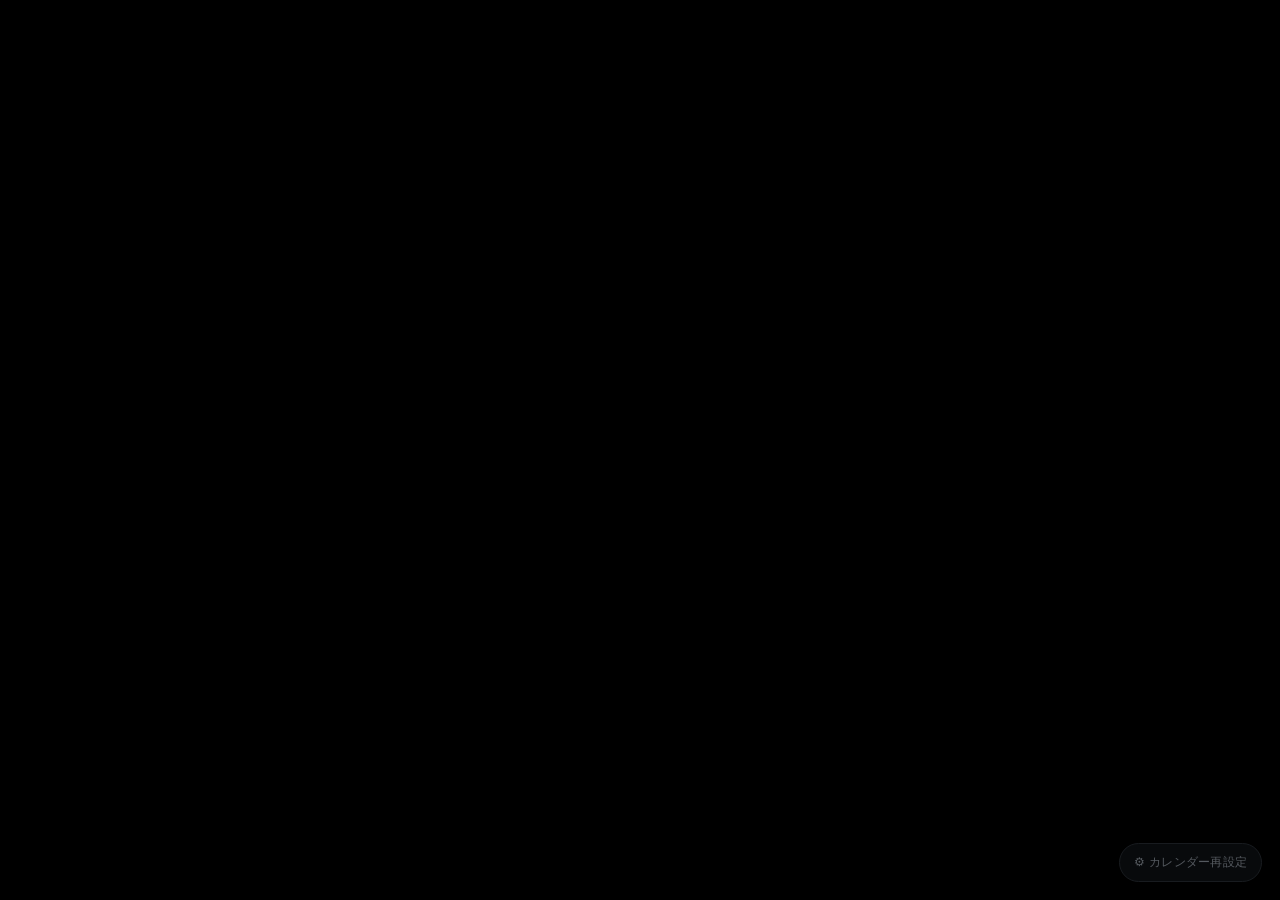
<file: index.html>
<!doctype html>
<!--
  Home Dashboard 単一ファイル版（iPhone 8 / iOS 16.7.16 対応）
  生成日: 2026-11-19
  style.css / config.js / app.js をこの index.html 1ファイルにインライン化したもの。
  このファイル1つを置けば動く（外部CSS/JSファイル不要）。

  今回の修正:
  1. 朝／夜の時間判定を Intl.DateTimeFormat に頼らない UTC+9 計算に変更
     （iOS Safariが深夜を「24時」と返す問題で判定がずれていたため）
  2. 在宅チェックを30秒起きに変更し、60秒タイマーのドリフトによる取りこぼしを防止。
     表示時間帯に入っても在宅になっていない場合は再確認する
  3. iPhone Safariで 100vh がずれる問題に、実表示高さ(--app-height)で対応
  4. トークン未設定の端末では「カレンダー再設定」ボタンを黒画面の手前に出し、
     真っ黒なまま設定できなくなる状態を解消
  5. #blackout の inset / backdrop-filter に旧Safari向けフォールバックを追加
-->
<html lang="ja">
<head>
<meta http-equiv="Cache-Control" content="no-cache, no-store, must-revalidate">
<meta http-equiv="Pragma" content="no-cache">
<meta http-equiv="Expires" content="0">
<meta charset="utf-8">
<meta name="viewport" content="width=device-width,initial-scale=1,maximum-scale=1,user-scalable=no,viewport-fit=cover">
<meta name="apple-mobile-web-app-capable" content="yes">
<meta name="apple-mobile-web-app-status-bar-style" content="black">
<title>Home Dashboard</title>

<style>
/* ===== style.css (inline) ===== */
:root{
  --bg:#0b0d10;
  --text:#f5f7fa;
  --muted:#9aa3ad;
  --line:#2c3239;
  --ok:#34c759;
}

*{box-sizing:border-box}

html,body{
  margin:0;
  width:100%;
  height:100%;
  background:var(--bg);
  color:var(--text);
  font-family:-apple-system,BlinkMacSystemFont,"Hiragino Sans","Yu Gothic",sans-serif;
}

body{
  overflow:hidden;
  touch-action:manipulation;
  -webkit-text-size-adjust:100%;
  text-size-adjust:100%;
  min-height:100vh;
  min-height:-webkit-fill-available;
}

#blackout{
  position:fixed;
  top:0;
  right:0;
  bottom:0;
  left:0;
  inset:0;
  background:#000;
  z-index:9999;
}

.warning-banner{
  position:fixed;
  top:0;
  left:0;
  right:0;
  z-index:1000;
  padding:.45em .8em;
  font-size:clamp(15px,1.6vw,24px);
  font-weight:700;
  text-align:center;
  color:#fff;
  background:#7a6414;
}

.warning-banner[hidden]{display:none}
.warning-banner.advisory{background:#7a6414;color:#ffeeb0}
.warning-banner.warning{background:#9c2b1b}
.warning-banner.danger{background:#8c1d40}
.warning-banner.special{background:#5e0a2e}

.hidden{display:none!important}

.dashboard{
  width:100vw;
  height:100vh;
  height:var(--app-height,100vh);
  padding:5.2vh 5.2vw 8vh;
  display:grid;
  grid-template-rows:22vh 1px 1fr;
  gap:3.2vh;
}

/* =========================
   上部：下段と同じ列構成
   右側の縦線を main の右カラム境界と完全一致させる
   ========================= */
.top{
  display:grid;
  grid-template-columns:1fr 1px 1.12fr 1px 1fr;
  gap:2.4vw;
  align-items:center;
  min-width:0;
}

.top-left-area{
  grid-column:1 / 4;
  min-width:0;
  display:grid;
  grid-template-columns:auto auto 1fr;
  align-items:center;
  column-gap:2.4vw;
}

.clock{
  font-size:clamp(66px,9.6vw,146px);
  font-weight:720;
  letter-spacing:-.055em;
  line-height:.88;
  font-variant-numeric:tabular-nums;
}

.date{
  align-self:center;
  font-size:clamp(24px,2.9vw,43px);
  color:var(--text);
  white-space:nowrap;
}

/* 気温・最高最低側 */
.weather-summary{
  justify-self:end;
  min-width:0;
  display:grid;
  grid-template-columns:auto auto;
  grid-template-areas:
    "place main"
    "detail detail";
  align-items:center;
  justify-content:end;
  column-gap:1.05vw;
  row-gap:.45vh;
}

.weather-place{
  grid-area:place;
  color:var(--muted);
  font-size:clamp(12px,1.2vw,18px);
  white-space:nowrap;
}

.weather-main{
  grid-area:main;
  font-size:clamp(25px,3.55vw,52px);
  font-weight:700;
  white-space:nowrap;
}

.weather-detail{
  grid-area:detail;
  justify-self:end;
  font-size:clamp(12px,1.35vw,20px);
  white-space:nowrap;
}

/* main の右カラム直前の縦線と同じ列 */
.top-vsep{
  grid-column:4;
  align-self:stretch;
  background:var(--line);
}

/* 服装・降水確率・雨開始時刻 */
.weather-extra{
  grid-column:5;
  min-width:0;
  align-self:center;
  display:flex;
  flex-direction:column;
  justify-content:center;
  gap:.45vh;
  padding-left:.1vw;
}

.weather-clothes,
.weather-rain,
.weather-rain-start{
  font-size:clamp(12px,1.35vw,20px);
  line-height:1.25;
  white-space:nowrap;
}

.weather-clothes{
  color:var(--text);
  font-weight:600;
}

.weather-rain{
  color:var(--muted);
}

.weather-rain-start{
  color:#6da8ff;
}

.sep{background:var(--line)}

.main{
  display:grid;
  grid-template-columns:1fr 1px 1.12fr 1px 1fr;
  gap:2.4vw;
  min-height:0;
}

.left,.commute,.right{min-width:0}
.vsep{background:var(--line)}

.section-title{
  font-size:clamp(14px,1.45vw,22px);
  color:var(--muted);
  margin-bottom:1.8vh;
  font-weight:600;
}

/* =========================
   バス
   ========================= */
.bus-primary{
  display:flex;
  flex-direction:column;
  align-items:flex-start;
  gap:2.4vh;
}

.bus-time-row{
  display:flex;
  align-items:center;
  gap:1.7vw;
  margin-left:.1vw;
}

.bus-time{
  font-size:clamp(35px,5.2vw,76px);
  font-weight:650;
  letter-spacing:-.025em;
  line-height:1;
  font-variant-numeric:tabular-nums;
  color:#dfe5ec;
}

.bus-destination{
  font-size:clamp(25px,3.1vw,48px);
  line-height:1;
  white-space:nowrap;
}

.bus-count{
  display:flex;
  align-items:flex-end;
  gap:.22em;
  line-height:.86;
  white-space:nowrap;
  margin-left:.7vw;
}

.bus-prefix{
  font-size:clamp(18px,2vw,30px);
  font-weight:650;
  color:#aeb7c2;
  padding-bottom:.18em;
}

.bus-count-value{
  font-size:clamp(56px,8.3vw,122px);
  font-weight:740;
  letter-spacing:-.055em;
}

.bus-count-value.bus-soon{
  font-size:clamp(36px,4.8vw,72px);
  letter-spacing:-.035em;
  line-height:1;
}

.bus-next{
  margin-top:2.15vh;
  margin-left:.2vw;
  padding-top:1.9vh;
  border-top:1px dashed var(--line);
  width:98%;
  font-size:clamp(16px,1.75vw,27px);
}

/* =========================
   通勤状況
   ========================= */
.commute{
  display:flex;
  flex-direction:column;
  min-height:0;
}

.commute-head{
  display:flex;
  align-items:center;
  justify-content:space-between;
  gap:1vw;
  margin-bottom:.4vh;
}

.commute-head .section-title{margin-bottom:0}

.commute-updated{
  color:var(--muted);
  font-size:clamp(10px,1.05vw,16px);
  white-space:nowrap;
}

.commute-list{
  display:flex;
  flex-direction:column;
  margin-top:.4vh;
}

.commute-item{
  display:grid;
  grid-template-columns:clamp(34px,3.6vw,54px) 1fr auto;
  align-items:center;
  gap:.9vw;
  padding:1.45vh 0;
  border-bottom:1px solid var(--line);
}

.commute-item:last-child{border-bottom:0}

.commute-icon{
  width:clamp(34px,3.6vw,54px);
  height:clamp(34px,3.6vw,54px);
  border-radius:9px;
  display:flex;
  align-items:center;
  justify-content:center;
  font-size:clamp(17px,1.75vw,27px);
  font-weight:750;
  background:#14191f;
}

.commute-icon.bus{color:#d9ffe0;background:#17381d}
.commute-icon.yamanote{color:#f2ffe8;background:#1d4923}
.commute-icon.keihin{color:#e9f6ff;background:#173b5a}
.commute-icon.ginza{color:#fff0d3;background:#5a3a0c}

.commute-name{
  font-size:clamp(17px,1.9vw,29px);
  line-height:1.15;
  white-space:nowrap;
}

.commute-sub{
  margin-top:.3vh;
  color:var(--muted);
  font-size:clamp(11px,1.15vw,17px);
}

.commute-status{
  font-size:clamp(13px,1.35vw,21px);
  white-space:nowrap;
}

.commute-status.pending{color:var(--muted)}
.commute-status.normal{color:var(--text)}

.commute-status.alert{
  color:#ffb347;
  font-weight:700;
}

.commute-status.error{color:var(--muted)}

.status-dot{
  display:inline-block;
  width:.65em;
  height:.65em;
  border-radius:50%;
  margin-right:.5em;
  background:var(--ok);
  vertical-align:.03em;
}

.commute-note{
  margin-top:auto;
  padding-top:1vh;
  color:var(--muted);
  font-size:clamp(9px,.95vw,14px);
}

/* =========================
   夜：今日のアクティビティ
   ========================= */
.night-health,.night-schedule{display:none;min-width:0}.health-head{display:flex;align-items:center;justify-content:space-between;gap:1vw;margin-bottom:1.8vh}.health-head .section-title{margin-bottom:0}.health-updated{color:var(--muted);font-size:clamp(10px,1.05vw,16px);white-space:nowrap}.health-steps{display:flex;align-items:flex-end;gap:.45em;margin-top:.5vh;line-height:.9}.health-steps-value{font-size:clamp(48px,7vw,104px);font-weight:740;letter-spacing:-.045em;font-variant-numeric:tabular-nums}.health-steps-unit{color:var(--muted);font-size:clamp(15px,1.6vw,24px);padding-bottom:.24em}.health-subtitle{color:var(--muted);font-size:clamp(11px,1.1vw,17px);margin-top:.7vh}.health-detail-grid{display:grid;grid-template-columns:1fr 1fr;gap:1.1vw;margin-top:2.3vh}.health-detail{border-top:1px solid var(--line);padding-top:1.5vh}.health-detail-value{font-size:clamp(23px,2.8vw,42px);font-weight:680;font-variant-numeric:tabular-nums;white-space:nowrap}.health-detail-label{color:var(--muted);font-size:clamp(10px,1.05vw,16px);margin-top:.5vh}.health-empty{color:var(--muted);font-size:clamp(15px,1.55vw,23px);margin-top:3vh}body.night-mode .bus-view,body.night-mode .commute-view,body.night-mode .morning-schedule,body.night-mode .right-sep{display:none!important}body.night-mode .night-health,body.night-mode .night-schedule{display:block}body.night-mode .main{grid-template-columns:1fr 1px 1.12fr 1px 1fr!important}body.night-mode .vsep{display:block!important}

/* =========================
   予定・ごみ
   ========================= */
.right{
  display:flex;
  flex-direction:column;
  min-height:0;
}

.schedule{
  min-height:0;
  flex:0 0 auto;
}

.right > div:last-child{
  flex:1 1 auto;
  min-height:0;
}

.events{
  display:flex;
  flex-direction:column;
  gap:1.7vh;
}

.event{
  display:grid;
  grid-template-columns:4.7em 1fr;
  gap:.7em;
  font-size:clamp(17px,1.95vw,30px);
}

.event-time{
  color:#6da8ff;
  font-variant-numeric:tabular-nums;
}

.event-title{
  min-width:0;
  display:-webkit-box;
  -webkit-box-orient:vertical;
  -webkit-line-clamp:2;
  overflow:hidden;
  overflow-wrap:anywhere;
}

.event-empty{
  font-size:clamp(16px,1.85vw,28px);
  color:var(--muted);
}

.right-sep{
  height:1px;
  background:var(--line);
  margin:2vh 0;
  flex:0 0 auto;
}

.garbage-main{
  font-size:clamp(25px,3.1vw,46px);
  font-weight:720;
}

.garbage-sub{
  display:none;
  margin-top:1vh;
  color:var(--muted);
  font-size:clamp(11px,1.15vw,17px);
}

/* =========================
   更新表示
   ========================= */
.update-bar{
  position:fixed;
  left:5.2vw;
  right:5.2vw;
  bottom:1.25vh;
  display:flex;
  align-items:center;
  justify-content:center;
  color:#727c87;
  font-size:clamp(9px,1vw,15px);
  white-space:nowrap;
}

.update-item{
  padding:0 1.45vw;
  border-right:1px solid #343b43;
}

.update-item:first-child{padding-left:0}
.update-item:last-child{padding-right:0;border-right:0}
.update-item b{color:#a8b0b9;font-weight:500}

.status{
  position:fixed;
  right:.8vw;
  bottom:.35vh;
  color:#4f5863;
  font-size:8px;
}

/* iPhone landscape */
@media (max-width:900px) and (orientation:landscape){
  .dashboard{
    padding:4.2vh 4.6vw 8vh;
    grid-template-rows:23vh 1px 1fr;
    gap:2.8vh;
  }

  .top,
  .main{
    grid-template-columns:.95fr 1px 1.08fr 1px 1fr;
    gap:1.75vw;
  }

  .top-left-area{
    column-gap:1.75vw;
  }

  .weather-summary{
    column-gap:.75vw;
  }

  .section-title{margin-bottom:1.45vh}
  .bus-primary{gap:2vh}
  .bus-next{margin-top:1.6vh;padding-top:1.45vh}
  .commute-item{padding:1.15vh 0}
  .right-sep{margin:1.6vh 0}

  .update-bar{
    left:4.6vw;
    right:4.6vw;
  }

  .update-item{padding:0 1.1vw}
}

/* portrait時も横長レイアウト維持 */
@media (max-width:600px) and (orientation:portrait){
  html{
    width:100%;
    height:100%;
    overflow:hidden;
    background:var(--bg);
  }

  body{
    position:fixed;
    left:50%;
    top:50%;
    width:100vh;
    height:100vw;
    margin:0;
    transform:translate(-50%,-50%) rotate(90deg);
    transform-origin:center center;
    overflow:hidden;
    background:var(--bg);
  }

  .dashboard{
    width:100%;
    height:100%;
    padding:4.2vw 4.6vh 8vw;
    grid-template-rows:23vw 1px 1fr;
    gap:2.8vw;
  }

  .top,
  .main{
    grid-template-columns:.95fr 1px 1.08fr 1px 1fr;
    gap:1.75vh;
  }

  .top-left-area{column-gap:1.75vh}
  .weather-summary{column-gap:.75vh}

  .section-title{margin-bottom:1.45vw}
  .bus-primary{gap:2vw}
  .bus-next{margin-top:1.6vw;padding-top:1.45vw}
  .commute-item{padding:1.15vw 0}
  .right-sep{margin:1.6vw 0}

  .update-bar{
    left:4.6vh;
    right:4.6vh;
    bottom:1.25vw;
  }

  .update-item{padding:0 1.1vh}

  .calendar-setup-button{
    right:18px;
    bottom:18px;
  }
}

.calendar-setup-button{
  position:fixed;
  right:18px;
  bottom:18px;
  z-index:1200;
  border:1px solid var(--line);
  background:rgba(18,21,25,.92);
  color:var(--muted);
  border-radius:999px;
  padding:10px 14px;
  font:inherit;
  font-size:12px;
  letter-spacing:.02em;
  cursor:pointer;
  opacity:.55;
  -webkit-backdrop-filter:blur(8px);
  backdrop-filter:blur(8px);
}

.calendar-setup-button:hover,
.calendar-setup-button:focus{
  opacity:1;
  color:var(--text);
  outline:none;
}


/* =========================
   おもち（右下に常駐）
   チャットのアバターと同じ待機アニメーション（特大リボン、2026-11-22時点の姿）を、白背景を切り抜いたアニメWebP（omochi-idle.webp）で表示。枠なしで、おもち本人が動く。読み込み失敗時は埋め込みの静止画に切り替わる。
   衣装を変えるときは #omochiResident の src を差し替える。
   消灯中（off）は #blackout（z-index:9999）の下に隠れる。
   ========================= */
#omochiResident{
  position:fixed;
  right:2.2vw;
  bottom:clamp(50px,7.5vh,88px);
  width:clamp(96px,22vh,176px);
  height:clamp(96px,22vh,176px);
  object-fit:contain;
  z-index:900;
  pointer-events:none;
}

</style>
</head>

<body>
<div id="blackout"></div>

<img id="omochiResident" src="omochi-idle.webp?v=3" alt="おもち" onerror="this.onerror=null;this.src='[data-uri]'">

<button id="calendarSetupButton" class="calendar-setup-button" type="button" aria-label="カレンダー再設定">
  ⚙ カレンダー再設定
</button>

<div id="warningBanner" class="warning-banner" hidden></div>

<main class="dashboard" id="dashboard">

  <header class="top">

    <div class="top-left-area">
      <div id="clock" class="clock">--:--</div>
      <div id="date" class="date">--月--日（--）</div>

      <div class="weather-summary">
        <div class="weather-place">東京駅</div>
        <div id="weatherMain" class="weather-main">--°</div>
        <div id="weatherDetail" class="weather-detail">最高 --°　最低 --°</div>
      </div>
    </div>

    <div class="top-vsep"></div>

    <div class="weather-extra">
      <div id="weatherClothes" class="weather-clothes">👕 --</div>
      <div id="weatherRain" class="weather-rain">💧 降水確率 --%</div>
      <div id="weatherRainStart" class="weather-rain-start"></div>
    </div>

  </header>

  <div class="sep"></div>

  <section class="main">

    <div class="left">
      <div class="bus-view">
        <div class="section-title">🚌 バス（田端方面）</div>
        <div class="bus-primary">
          <div class="bus-time-row"><div id="busTime" class="bus-time">--:--</div><div id="busDestination" class="bus-destination">🚆</div></div>
          <div id="busCount" class="bus-count"><span class="bus-prefix">あと</span><span class="bus-count-value">--分</span></div>
        </div>
        <div id="busNext" class="bus-next">次　--:--　あと--分</div>
      </div>
      <div class="night-health">
        <div class="health-head"><div class="section-title">⌚ 今日のアクティビティ</div><div id="healthUpdated" class="health-updated">未取得</div></div>
        <div id="healthContent">
          <div class="health-steps"><span id="healthSteps" class="health-steps-value">--</span><span class="health-steps-unit">歩</span></div>
          <div class="health-subtitle">今日の歩数</div>
          <div class="health-detail-grid">
            <div class="health-detail"><div id="healthDistance" class="health-detail-value">-- km</div><div class="health-detail-label">歩行・走行距離</div></div>
            <div class="health-detail"><div id="healthKcal" class="health-detail-value">-- kcal</div><div class="health-detail-label">活動エネルギー</div></div>
          </div>
        </div>
      </div>
    </div>

    <div class="vsep"></div>

    <div class="commute">
      <div class="commute-view">
      <div class="commute-head">
        <div class="section-title">🚃 通勤状況</div>
        <div class="commute-updated">
          <span id="commuteUpdated">未接続</span>
        </div>
      </div>

      <div class="commute-list">

        <div class="commute-item">
          <div class="commute-icon bus">🚌</div>
          <div>
            <div class="commute-name">都バス 東43</div>
            <div class="commute-sub">宮城都営住宅前 → 田端駅前</div>
          </div>
          <div id="toeiBusStatus" class="commute-status pending">取得中</div>
        </div>

        <div class="commute-item">
          <div class="commute-icon yamanote">JR</div>
          <div>
            <div class="commute-name">山手線</div>
            <div class="commute-sub">田端 → 神田</div>
          </div>
          <div id="yamanoteStatus" class="commute-status pending">取得中</div>
        </div>

        <div class="commute-item">
          <div class="commute-icon keihin">JR</div>
          <div>
            <div class="commute-name">京浜東北線</div>
            <div class="commute-sub">田端 → 神田</div>
          </div>
          <div id="keihinTohokuStatus" class="commute-status pending">取得中</div>
        </div>

        <div class="commute-item">
          <div class="commute-icon ginza">M</div>
          <div>
            <div class="commute-name">銀座線</div>
            <div class="commute-sub">銀座方面</div>
          </div>
          <div id="ginzaStatus" class="commute-status pending">取得中</div>
        </div>

      </div>

      <div id="commuteNote" class="commute-note">
        JR東日本・東京メトロ・都営バス / 公共交通オープンデータセンター
      </div>
      </div>
      <div class="night-schedule">
        <div class="section-title">📅 明日の予定</div>
        <div id="nightEvents" class="events"><div class="event"><span class="event-time">--:--</span><span>カレンダー読込中</span></div></div>
      </div>
    </div>

    <div class="vsep"></div>

    <div class="right">

      <div class="schedule morning-schedule">
        <div id="scheduleTitle" class="section-title">📅 今日の予定</div>
        <div id="events" class="events">
          <div class="event">
            <span class="event-time">--:--</span>
            <span>カレンダー読込中</span>
          </div>
        </div>
      </div>

      <div class="right-sep"></div>

      <div>
        <div id="garbageTitle" class="section-title">🗑 今日のごみ</div>
        <div id="garbage" class="garbage-main">—</div>
        <div class="garbage-sub">足立区 宮城1・2丁目</div>
      </div>

    </div>
  </section>
</main>

<div class="update-bar" id="updateBar">
  <div class="update-item">データ更新 <b id="updateAll">--:--</b></div>
  <div class="update-item">カレンダー <b id="updateCalendar">--:--</b></div>
  <div class="update-item">天気 <b id="updateWeather">--:--</b></div>
  <div class="update-item">バス <b id="updateBusTime">--:--</b></div>
  <div class="update-item">運行情報 <b id="updateCommute">--:--</b></div>
</div>

<div id="status" class="status"></div>

<script>
/* ===== config.js (inline) ===== */
/* =========================================================
   Home Dashboard 設定データ
   時刻表・祝日・ごみ収集ルールはここだけ編集すればOK。
   app.js より先に読み込まれる前提。
   ========================================================= */

/* =========================
   バス時刻表
   ========================= */
const BUS={
  weekday:[
    ["06:34","hospital"],["06:39","tokyo"],["06:48","hospital"],["06:52","hospital"],
    ["07:00","hospital"],["07:04","tokyo"],["07:11","hospital"],["07:17","hospital"],
    ["07:21","tokyo"],["07:28","hospital"],["07:37","hospital"],["07:41","tokyo"],
    ["07:50","hospital"],["08:02","hospital"],["08:06","tokyo"],["08:13","hospital"],
    ["08:20","hospital"],["08:24","tokyo"],["08:35","hospital"],["08:47","hospital"],
    ["08:52","tokyo"],["09:06","hospital"],["09:22","hospital"],["09:26","tokyo"],
    ["09:36","hospital"],["09:49","hospital"]
  ],
  saturday:[
    ["06:32","hospital"],["06:38","tokyo"],["06:49","hospital"],
    ["07:00","tokyo"],["07:11","hospital"],["07:22","hospital"],
    ["07:33","tokyo"],["07:44","hospital"],["07:54","hospital"],
    ["08:04","tokyo"],["08:14","hospital"],["08:25","hospital"],
    ["08:36","tokyo"],["08:47","hospital"],["08:57","hospital"],
    ["09:07","tokyo"],["09:18","hospital"],["09:30","hospital"],
    ["09:42","tokyo"],["09:54","hospital"]
  ],
  holiday:[
    ["06:37","tokyo"],["06:59","hospital"],
    ["07:19","hospital"],["07:36","tokyo"],["07:52","hospital"],
    ["08:07","hospital"],["08:22","tokyo"],["08:37","hospital"],
    ["08:52","hospital"],["09:07","tokyo"],["09:23","hospital"],
    ["09:38","hospital"],["09:53","tokyo"]
  ]
};

const HOLIDAYS=new Set([
  /* 2026 */
  "2026-01-01","2026-01-12","2026-02-11","2026-02-23","2026-03-20",
  "2026-04-29","2026-05-03","2026-05-04","2026-05-05","2026-05-06",
  "2026-07-20","2026-08-11",
  "2026-09-21","2026-09-22","2026-09-23",
  "2026-10-12","2026-11-03","2026-11-23",

  /* 2027 */
  "2027-01-01","2027-01-11","2027-02-11","2027-02-23","2027-03-21","2027-03-22",
  "2027-04-29","2027-05-03","2027-05-04","2027-05-05",
  "2027-07-19","2027-08-11","2027-09-20","2027-09-23",
  "2027-10-11","2027-11-03","2027-11-23",

  /* 2028 */
  "2028-01-01","2028-01-10","2028-02-11","2028-02-23","2028-03-20",
  "2028-04-29","2028-05-03","2028-05-04","2028-05-05","2028-07-17",
  "2028-08-11","2028-09-18","2028-09-22","2028-10-09","2028-11-03",
  "2028-11-23",

  /* 2029 */
  "2029-01-01","2029-01-08","2029-02-11","2029-02-12","2029-02-23",
  "2029-03-20","2029-04-29","2029-04-30","2029-05-03","2029-05-04",
  "2029-05-05","2029-07-16","2029-08-11","2029-09-17","2029-09-23",
  "2029-09-24","2029-10-08","2029-11-03","2029-11-23",

  /* 2030 */
  "2030-01-01","2030-01-14","2030-02-11","2030-02-23","2030-03-20",
  "2030-04-29","2030-05-03","2030-05-04","2030-05-05","2030-05-06",
  "2030-07-15","2030-08-11","2030-08-12","2030-09-16","2030-09-23",
  "2030-10-14","2030-11-03","2030-11-04","2030-11-23"
]);

/* =========================
   ごみ
   ========================= */
function nthWeekday(date){
  return Math.ceil(date.getDate()/7);
}

function garbageFor(date){
  const day=date.getDay();
  const nth=nthWeekday(date);

  if(day===2 || day===5) return "燃やすごみ";
  if(day===4) return "プラスチック";
  if(day===6) return "資源";
  if(day===3 && (nth===1 || nth===3)) return "燃やさないごみ";

  return "収集なし";
}

/* =========================
   気象警報・注意報（気象庁の発表データ）
   ========================= */
const JMA_WARNING_URL=
  "https://www.jma.go.jp/bosai/warning/data/r8/130000.json";
const JMA_WARNING_AREA_CODE="1312100"; /* 足立区 */
const JMA_WARNING_AREA_NAME="足立区";

</script>
<script>
/* ===== app.js (inline) ===== */
const params=new URLSearchParams(location.search);
const requestedMode=params.get("mode");
const forcedTime=params.get("time");
const isLocalPreview=location.protocol==="file:";
const forcedMode=requestedMode || (isLocalPreview ? "morning" : null);

const TZ="Asia/Tokyo";
const TOKYO_STATION={lat:35.6812,lon:139.7671};

const DEFAULT_CALENDAR_ENDPOINT=
  "https://home-dashboard-calendar.s6kyll15g.workers.dev/calendar";

let calendarCache={today:[],tomorrow:[]};

const updateTimes={
  calendar:null,
  weather:null,
  bus:null,
  commute:null,
  health:null
};

function hhmmNow(){
  const p=jpParts();
  return `${p.hour}:${p.minute}`;
}

function markUpdated(key){
  const value=hhmmNow();
  updateTimes[key]=value;

  const ids={
    calendar:"updateCalendar",
    weather:"updateWeather",
    bus:"updateBusTime",
    commute:"updateCommute",
    health:null
  };

  const target=ids[key] ? document.getElementById(ids[key]) : null;
  if(target) target.textContent=value;

  const all=document.getElementById("updateAll");
  if(all) all.textContent=value;
}

/* =========================
   カレンダー
   ========================= */
function normalizeEventArray(value){
  if(Array.isArray(value)) return value;
  if(typeof value!=="string") return [];

  try{
    const parsed=JSON.parse(value);
    if(Array.isArray(parsed)) return parsed;
    if(parsed && typeof parsed==="object") return [parsed];
  }catch(_){}

  return [];
}

function getCookie(name){
  const prefix=name+"=";
  const part=document.cookie.split("; ").find(v=>v.startsWith(prefix));
  return part ? decodeURIComponent(part.slice(prefix.length)) : "";
}

function setPersistentValue(key,value){
  if(!value) return;

  try{
    localStorage.setItem(key,value);
  }catch(_){}

  document.cookie=
    `${key}=${encodeURIComponent(value)}; Max-Age=31536000; Path=/; SameSite=Lax; Secure`;
}

function calendarConfig(){
  let endpoint="";
  let token="";

  try{
    endpoint=localStorage.getItem("calendarEndpoint") || "";
    token=localStorage.getItem("calendarToken") || "";
  }catch(_){}

  endpoint=endpoint || getCookie("calendarEndpoint") || DEFAULT_CALENDAR_ENDPOINT;
  token=token || getCookie("calendarToken") || "";

  if(endpoint) setPersistentValue("calendarEndpoint",endpoint);
  if(token) setPersistentValue("calendarToken",token);

  return {endpoint,token};
}

function eventRowHtml(ev){
  const time=String(ev?.time ?? "").replace(/[<>]/g,"");
  const title=String(ev?.title ?? "").replace(/&/g,"&amp;").replace(/</g,"&lt;").replace(/>/g,"&gt;");
  return `<div class="event"><span class="event-time">${time || "—"}</span><span class="event-title">${title || "予定"}</span></div>`;
}

function renderCalendar(){
  const key=getMode()==="night" ? nightCalendarKey() : "today";
  const events=normalizeEventArray(calendarCache[key]);
  const box=document.getElementById("events");

  if(!events.length){
    box.innerHTML=
      '<div class="event"><span class="event-time">—</span><span>予定なし</span></div>';
    return;
  }

  box.innerHTML=events.map(eventRowHtml).join("");
  const nightBox=document.getElementById("nightEvents");
  if(nightBox){
    const tomorrowEvents=normalizeEventArray(calendarCache.tomorrow);
    nightBox.innerHTML=tomorrowEvents.length ? tomorrowEvents.map(eventRowHtml).join("") : '<div class="event"><span class="event-time">—</span><span>予定なし</span></div>';
  }
}

async function loadCalendar(){
  const cfg=calendarConfig();

  if(!cfg.token){
    document.getElementById("events").innerHTML=
      '<div class="event"><span class="event-time">—</span><span>カレンダー未設定</span></div>';
    return;
  }

  try{
    const res=await fetch(cfg.endpoint,{
      headers:{Authorization:`Bearer ${cfg.token}`},
      cache:"no-store"
    });

    if(!res.ok) throw new Error(String(res.status));

    calendarCache=await res.json();
    renderCalendar();
    markUpdated("calendar");

  }catch(e){
    document.getElementById("events").innerHTML=
      '<div class="event"><span class="event-time">—</span><span>カレンダー取得エラー</span></div>';
  }
}

if(params.get("setup")==="1"){
  const current=calendarConfig();

  const endpoint=
    prompt("Cloudflare Worker URL",current.endpoint) || current.endpoint;

  const token=
    prompt("CALENDAR_TOKEN を入力",current.token);

  if(endpoint) setPersistentValue("calendarEndpoint",endpoint.trim());
  if(token) setPersistentValue("calendarToken",token.trim());

  const clean=new URL(location.href);
  clean.searchParams.delete("setup");

  history.replaceState(
    null,
    "",
    clean.pathname+
    (clean.searchParams.toString() ? "?"+clean.searchParams.toString() : "")
  );
}


/* 日本時間（UTC+9、夏時間なし）を端末のIntl実装に頼らず計算する。
   iOS 16系のSafariは hour12:false のときに深夜を「24時」と返したり
   書式が端末ごとに揺れたりして、朝／夜の時間判定がずれることがある。
   そのため時刻の取得は Intl を使わず、UTC+9 の単純計算で統一する。 */
const TOKYO_OFFSET_MS=9*60*60*1000;
const WEEKDAYS_JP=["日","月","火","水","木","金","土"];

function jpParts(date){
  const base=date instanceof Date ? date : new Date();
  const tokyo=new Date(base.getTime()+TOKYO_OFFSET_MS);
  const pad=function(n){ return String(n).padStart(2,"0"); };

  return {
    year:String(tokyo.getUTCFullYear()),
    month:pad(tokyo.getUTCMonth()+1),
    day:pad(tokyo.getUTCDate()),
    weekday:WEEKDAYS_JP[tokyo.getUTCDay()],
    hour:pad(tokyo.getUTCHours()),
    minute:pad(tokyo.getUTCMinutes()),
    second:pad(tokyo.getUTCSeconds())
  };
}

function hasCalendarToken(){
  try{
    if(localStorage.getItem("calendarToken")) return true;
  }catch(e){}

  return !!getCookie("calendarToken");
}

function updateAppHeight(){
  try{
    document.documentElement.style.setProperty(
      "--app-height",
      window.innerHeight+"px"
    );
  }catch(e){}
}

function ymd(date=new Date()){
  const p=jpParts(date);
  return `${p.year}-${p.month}-${p.day}`;
}

/* =========================
   在宅判定
   ========================= */
let presenceHome=null;
let lastPresenceCheck=0;

const PRESENCE_CACHE_KEY="dashboardPresenceCache";
const PRESENCE_STALE_MS=10*60*1000;

function presenceEndpoint(){
  const cfg=calendarConfig();
  const base=cfg.endpoint || DEFAULT_CALENDAR_ENDPOINT;

  if(!base) return "";

  if(base.endsWith("/calendar")){
    return base.replace(/\/calendar$/,"/presence");
  }

  return base.replace(/\/$/,"")+"/presence";
}

function savePresenceCache(home){
  try{
    localStorage.setItem(
      PRESENCE_CACHE_KEY,
      JSON.stringify({
        home:home===true,
        checkedAt:Date.now()
      })
    );
  }catch(e){}
}

function restorePresenceCache(){
  try{
    const raw=localStorage.getItem(PRESENCE_CACHE_KEY);
    if(!raw) return false;

    const cached=JSON.parse(raw);

    if(typeof cached.home!=="boolean") return false;
    if(typeof cached.checkedAt!=="number") return false;

    const age=Date.now()-cached.checkedAt;

    if(age<=PRESENCE_STALE_MS){
      presenceHome=cached.home;
      return true;
    }
  }catch(e){}

  return false;
}

async function loadPresence(){
  const cfg=calendarConfig();

  if(!cfg.token){
    presenceHome=false;
    return;
  }

  try{
    const controller=new AbortController();
    const timeout=setTimeout(()=>controller.abort(),8000);

    const res=await fetch(presenceEndpoint(),{
      method:"GET",
      cache:"no-store",
      headers:{
        Authorization:`Bearer ${cfg.token}`
      },
      signal:controller.signal
    });

    clearTimeout(timeout);

    if(!res.ok) throw new Error(`presence ${res.status}`);

    const data=await res.json();

    presenceHome=data?.home===true;
    savePresenceCache(presenceHome);

  }catch(e){
    if(!restorePresenceCache()){
      presenceHome=false;
    }
  }
}

function getMode(){
  if(forcedMode==="morning" || forcedMode==="night"){
    return forcedMode;
  }

  if(forcedMode==="always"){
    return "morning";
  }

  if(presenceHome!==true){
    return "off";
  }

  const h=+jpParts().hour;

  if(h>=6 && h<9) return "morning";

  /* 0時以降は消灯 */
  if(h>=21 && h<24) return "night";

  return "off";
}

function nightTargetOffset(){
  const h=+jpParts().hour;
  return h>=21 ? 1 : 0;
}

function nightCalendarKey(){
  return nightTargetOffset()===1 ? "tomorrow" : "today";
}

function localDate(offsetDays=0){
  const base=new Date(Date.now()+offsetDays*86400000);
  const p=jpParts(base);

  return new Date(+p.year,+p.month-1,+p.day);
}

function isHoliday(date){
  const p={
    y:date.getFullYear(),
    m:String(date.getMonth()+1).padStart(2,"0"),
    d:String(date.getDate()).padStart(2,"0")
  };

  return HOLIDAYS.has(`${p.y}-${p.m}-${p.d}`);
}

function busType(date){
  const d=date.getDay();

  if(d===0 || isHoliday(date)) return "holiday";
  if(d===6) return "saturday";

  return "weekday";
}

function effectiveMinutes(){
  if(
    forcedTime &&
    /^([01]\d|2[0-3]):[0-5]\d$/.test(forcedTime)
  ){
    const [h,m]=forcedTime.split(":").map(Number);
    return h*60+m;
  }

  if(forcedMode==="morning" || forcedMode==="always"){
    return 8*60;
  }

  const p=jpParts();
  return +p.hour*60 + +p.minute;
}

function destinationLabel(dest){
  if(dest==="hospital") return "🏥";
  return "🗼";
}

function updateBus(){
  const now=effectiveMinutes();
  const date=localDate(0);

  const list=BUS[busType(date)]
    .map(([t,dest])=>{
      const [h,m]=t.split(":").map(Number);

      return {
        t,
        dest,
        min:h*60+m
      };
    })
    .filter(x=>x.min>=now);

  const first=list[0];
  const second=list[1];

  if(!first){
    document.getElementById("busTime").textContent="終了";
    document.getElementById("busCount").textContent="";
    document.getElementById("busDestination").textContent="";
    document.getElementById("busNext").textContent="";
    markUpdated("bus");
    return;
  }

  const d1=first.min-now;

  document.getElementById("busTime").textContent=first.t;
  document.getElementById("busDestination").textContent=
    destinationLabel(first.dest);

  const busCount=document.getElementById("busCount");

  busCount.innerHTML=
    d1===0
      ? `<span class="bus-count-value bus-soon">まもなく</span>`
      : `<span class="bus-prefix">あと</span><span class="bus-count-value">${d1}分</span>`;

  if(second){
    const d2=second.min-now;

    document.getElementById("busNext").textContent=
      `次　${second.t}　${destinationLabel(second.dest)}　あと${d2}分`;

  }else{
    document.getElementById("busNext").textContent=
      "この時間帯の次便なし";
  }

  markUpdated("bus");
}


function updateGarbage(offset){
  document.getElementById("garbage").textContent=
    garbageFor(localDate(offset));
}

/* =========================
   ヘルスケア（夜モード）
   ========================= */
let healthCache=null;
function healthEndpoint(){const cfg=calendarConfig();const base=cfg.endpoint||DEFAULT_CALENDAR_ENDPOINT;if(!base)return "";if(base.endsWith("/calendar"))return base.replace(/\/calendar$/,"/health");return base.replace(/\/$/,"")+"/health";}
function renderHealth(){const s=document.getElementById("healthSteps"),d=document.getElementById("healthDistance"),k=document.getElementById("healthKcal"),u=document.getElementById("healthUpdated");if(!s||!d||!k||!u)return;const data=healthCache?.data;if(!data){s.textContent="--";d.textContent="-- km";k.textContent="-- kcal";u.textContent="未取得";return;}s.textContent=Number(data.steps||0).toLocaleString("ja-JP");d.textContent=`${Number(data.distanceKm||0).toFixed(2)} km`;k.textContent=`${Math.round(Number(data.activeKcal||0))} kcal`;if(data.updatedAt){const dt=new Date(data.updatedAt);if(!Number.isNaN(dt.getTime())){const pp=jpParts(dt);u.textContent=pp.hour+":"+pp.minute+" 更新";}}}
async function loadHealth(){const cfg=calendarConfig();if(!cfg.token)return;try{const controller=new AbortController();const timeout=setTimeout(()=>controller.abort(),8000);const res=await fetch(healthEndpoint(),{method:"GET",cache:"no-store",headers:{Authorization:`Bearer ${cfg.token}`},signal:controller.signal});clearTimeout(timeout);if(!res.ok)throw new Error(`health ${res.status}`);const j=await res.json();if(j?.ok!==true)throw new Error(j?.error||"health data invalid");healthCache=j;renderHealth();}catch(e){console.warn("[dashboard] health fetch failed:",e);renderHealth();}}

/* =========================
   天気
   ========================= */
function weatherInfo(code){
  if(code===0) return ["☀","晴れ"];
  if([1,2].includes(code)) return ["🌤","晴れ時々くもり"];
  if(code===3) return ["☁","くもり"];
  if([45,48].includes(code)) return ["🌫","霧"];
  if([51,53,55,56,57].includes(code)) return ["🌦","霧雨"];
  if([61,63,65,66,67,80,81,82].includes(code)) return ["🌧","雨"];
  if([71,73,75,77,85,86].includes(code)) return ["🌨","雪"];
  if([95,96,99].includes(code)) return ["⛈","雷雨"];

  return ["",""];
}

const WEATHER_CACHE_KEY="dashboard_weather_cache_v2";
let weatherCache=null;
let weatherRetryTimer=null;
let weatherFailureCount=0;

function restoreWeatherCache(){
  try{
    const saved=
      localStorage.getItem(WEATHER_CACHE_KEY) ||
      localStorage.getItem("dashboard_weather_cache_v1");

    if(!saved) return;

    const parsed=JSON.parse(saved);

    if(!parsed || !parsed.data) return;

/* 3時間以上古い天気は使わない */
if(
  !Number.isFinite(parsed.savedAt) ||
  Date.now()-parsed.savedAt > 3*60*60*1000
){
  return;
}

weatherCache=parsed.data;
renderWeather();

  }catch(e){}
}

function saveWeatherCache(data){
  try{
    localStorage.setItem(
      WEATHER_CACHE_KEY,
      JSON.stringify({
        savedAt:Date.now(),
        data
      })
    );
  }catch(e){}
}

async function loadWeather(){
  if(weatherRetryTimer){
    clearTimeout(weatherRetryTimer);
    weatherRetryTimer=null;
  }

  try{
    const url=
      `https://api.open-meteo.com/v1/forecast`+
      `?latitude=${TOKYO_STATION.lat}`+
      `&longitude=${TOKYO_STATION.lon}`+
      `&current=temperature_2m,apparent_temperature,weather_code`+
      `&hourly=temperature_2m,apparent_temperature,precipitation_probability,precipitation,weather_code`+
      `&daily=weather_code,temperature_2m_max,temperature_2m_min,apparent_temperature_max,apparent_temperature_min,precipitation_probability_max`+
      `&timezone=Asia%2FTokyo`+
      `&forecast_days=2`;

    const controller=new AbortController();
    const timeout=setTimeout(()=>controller.abort(),10000);

    const res=await fetch(url,{
      cache:"no-store",
      signal:controller.signal
    });

    clearTimeout(timeout);

    if(!res.ok){
      throw new Error(`weather ${res.status}`);
    }

    const data=await res.json();

    if(!data?.current || !data?.daily || !data?.hourly){
      throw new Error("weather data invalid");
    }

    weatherCache=data;
    weatherFailureCount=0;

    saveWeatherCache(data);
    renderWeather();
    markUpdated("weather");

  }catch(e){
    weatherFailureCount++;

    if(weatherCache){
      renderWeather();

    }else if(weatherFailureCount>=3){
      document.getElementById("weatherMain").textContent=
        "天気取得失敗";

      document.getElementById("weatherDetail").textContent=
        "再接続しています";

      document.getElementById("weatherClothes").textContent="";
      document.getElementById("weatherRain").textContent="";
      document.getElementById("weatherRainStart").textContent="";
    }else{
      document.getElementById("weatherMain").textContent=
        "天気取得中";

      document.getElementById("weatherDetail").textContent=
        "再接続しています";

      document.getElementById("weatherClothes").textContent="";
      document.getElementById("weatherRain").textContent="";
      document.getElementById("weatherRainStart").textContent="";
    }

    weatherRetryTimer=
  setTimeout(()=>{
    weatherRetryTimer=null;

    if(getMode()!=="off"){
      loadWeather();
    }
  },30000);
  }
}

/* 雨が始まる時間 */
function getRainStart(dayIndex){
  const hourly=weatherCache?.hourly;
  const daily=weatherCache?.daily;

  if(!hourly?.time || !daily?.time) return "";

  const targetDate=daily.time[dayIndex];

  /* 朝画面では「もう過ぎた時間」を除外 */
  let currentHour=-1;

  if(dayIndex===0 && getMode()!=="night"){
    currentHour=+jpParts().hour;
  }

  let firstRain=null;

  for(let i=0;i<hourly.time.length;i++){
    const time=hourly.time[i];

    if(!time.startsWith(targetDate)) continue;

    const hour=Number(time.slice(11,13));

    if(currentHour>=0 && hour<currentHour) continue;

    const probability=
      Number(hourly.precipitation_probability?.[i] ?? 0);

    const precipitation=
      Number(hourly.precipitation?.[i] ?? 0);

    const code=
      Number(hourly.weather_code?.[i]);

    const rainCode=[
      51,53,55,56,57,
      61,63,65,66,67,
      80,81,82,
      95,96,99
    ].includes(code);

    const likelyRain=
      precipitation>=0.2 ||
      (precipitation>0 && probability>=50) ||
      (rainCode && probability>=40);

    if(likelyRain){
      firstRain={hour,probability};
      break;
    }
  }

  if(!firstRain) return "";

  return `${firstRain.hour}時ごろから雨`;
}

/* 服装 */
function getClothingAdvice(dayIndex){
  const daily=weatherCache?.daily;
  const hourly=weatherCache?.hourly;

  if(!daily) return "";

  const maxApp=Math.round(
    daily.apparent_temperature_max?.[dayIndex] ??
    daily.temperature_2m_max?.[dayIndex]
  );

  const minApp=Math.round(
    daily.apparent_temperature_min?.[dayIndex] ??
    daily.temperature_2m_min?.[dayIndex]
  );

  const rainProbability=
    Number(
      daily.precipitation_probability_max?.[dayIndex] ?? 0
    );

  /*
   * 朝6〜9時の体感温度を取得。
   * 通勤時に一番低い体感温度を服装判定に使う。
   */
  let morningApp=null;

  if(hourly?.time){
    const targetDate=daily.time?.[dayIndex];
    const morningTemps=[];

    for(let i=0;i<hourly.time.length;i++){
      const time=hourly.time[i];

      if(!time.startsWith(targetDate)) continue;

      const hour=Number(time.slice(11,13));

      if(hour>=6 && hour<=9){
        const value=
          hourly.apparent_temperature?.[i] ??
          hourly.temperature_2m?.[i];

        if(Number.isFinite(Number(value))){
          morningTemps.push(Number(value));
        }
      }
    }

    if(morningTemps.length){
      morningApp=Math.round(Math.min(...morningTemps));
    }
  }

  /*
   * 時間別データが取れない場合だけ
   * 1日の最低体感温度で代用。
   */
  const commuteApp=
    morningApp ?? minApp;

  let advice="";

  /*
   * 朝の通勤時間と日中の暑さを両方見る。
   */
  if(commuteApp>=23){

    advice="👕 半袖でOK";

  }else if(commuteApp>=19){

    if(maxApp>=25){
      advice="👕 半袖＋薄手の羽織り";
    }else{
      advice="👕 長袖がおすすめ";
    }

  }else if(commuteApp>=16){

    if(maxApp>=24){
      advice="👕 半袖＋長袖の羽織り";
    }else{
      advice="👕 長袖＋薄手の羽織り";
    }

  }else if(commuteApp>=12){

    advice="🧥 長袖＋軽い上着";

  }else if(commuteApp>=7){

    advice="🧥 ジャケット・コート";

  }else{

    advice="🧥 しっかり防寒";
  }

  /*
   * 雨で冷えそうな日は補足。
   */
  if(rainProbability>=50 && commuteApp<20){
    advice+="・雨で冷え注意";
  }

  return advice;
}
function renderWeather(){
  if(!weatherCache) return;

  const mode=getMode();
  const idx=
    mode==="night"
      ? nightTargetOffset()
      : 0;

  const current=weatherCache.current;
  const daily=weatherCache.daily;

  const code=
    idx===0
      ? current.weather_code
      : daily.weather_code[idx];

  const [icon]=weatherInfo(code);

  const temp=
    idx===0
      ? Math.round(current.temperature_2m)
      : Math.round(daily.temperature_2m_max[idx]);

  document.getElementById("weatherMain").textContent=
    idx===0
      ? `${icon}  ${temp}°`
      : `${icon}  明日`;

  document.getElementById("weatherDetail").textContent=
    `最高${Math.round(daily.temperature_2m_max[idx])}°　`+
    `最低${Math.round(daily.temperature_2m_min[idx])}°`;

  document.getElementById("weatherClothes").textContent=
    getClothingAdvice(idx);

  document.getElementById("weatherRain").textContent=
    `💧 降水確率 ${daily.precipitation_probability_max[idx]}%`;

  const rainStart=getRainStart(idx);

  document.getElementById("weatherRainStart").textContent=
    rainStart
      ? `🌧 ${rainStart}`
      : "";
}

/* =========================
   運行情報
   ========================= */
function transitEndpoint(){
  const cfg=calendarConfig();
  const base=cfg.endpoint || DEFAULT_CALENDAR_ENDPOINT;

  if(!base) return "";

  if(base.endsWith("/calendar")){
    return base.replace(/\/calendar$/,"/transit");
  }

  return base.replace(/\/$/,"")+"/transit";
}

function busRealtimeEndpoint(){
  const cfg=calendarConfig();
  const base=cfg.endpoint || DEFAULT_CALENDAR_ENDPOINT;

  if(!base) return "";

  if(base.endsWith("/calendar")){
    return base.replace(/\/calendar$/,"/bus");
  }

  return base.replace(/\/$/,"")+"/bus";
}

function compactTransitText(line){
  const text=(line?.text || "").trim();

  if(/運転見合わせ|運転を見合わせ/.test(text)){
    return "運転見合わせ";
  }

  if(/一部.*運休|一部列車.*運休/.test(text)){
    return "一部運休";
  }

  if(/運休/.test(text)){
    return "運休";
  }

  if(/遅れ|遅延/.test(text)){
    const minuteMatches=
      [...text.matchAll(/(\d+)\s*分/g)]
        .map(m=>Number(m[1]))
        .filter(Number.isFinite);

    if(minuteMatches.length){
      return `遅延 ${Math.max(...minuteMatches)}分`;
    }

    return "遅延";
  }

  if(/平常|通常|正常|遅れはありません/.test(text)){
    return "平常";
  }

  return line?.status==="alert"
    ? "運行注意"
    : "情報なし";
}

function setTransitStatus(id,line){
  const el=document.getElementById(id);
  if(!el) return;

  const status=line?.status || "unknown";
  const shortText=compactTransitText(line);

  el.classList.remove(
    "pending",
    "normal",
    "alert",
    "error"
  );

  if(status==="normal"){
    el.classList.add("normal");
    el.innerHTML=
      `<span class="status-dot"></span>${shortText}`;
    return;
  }

  if(status==="alert"){
    el.classList.add("alert");
    el.textContent=shortText;
    return;
  }

  el.classList.add("error");
  el.textContent="情報なし";
}

function setCommutePending(){
  updateTimes.commute=null;

  document.getElementById("commuteUpdated").textContent=
    "取得中";

  document.getElementById("updateCommute").textContent=
    "--:--";

  [
    "toeiBusStatus",
    "yamanoteStatus",
    "keihinTohokuStatus",
    "ginzaStatus"
  ].forEach(id=>{
    const el=document.getElementById(id);

    if(!el) return;

    el.classList.remove(
      "normal",
      "alert",
      "error"
    );

    el.classList.add("pending");
    el.textContent="取得中";
  });
}

function isMorningDataWindow(){
  if(forcedMode==="morning" || forcedMode==="always") return true;
  const h=+jpParts().hour;
  return h>=6 && h<9;
}

async function loadTransit(){
  if(!isMorningDataWindow()) return;
  const cfg=calendarConfig();

  if(!cfg.token){
    document.getElementById("commuteUpdated").textContent=
      "未設定";

    [
      "yamanoteStatus",
      "keihinTohokuStatus",
      "ginzaStatus"
    ].forEach(id=>{
      const el=document.getElementById(id);

      if(!el) return;

      el.classList.remove(
        "normal",
        "alert",
        "pending"
      );

      el.classList.add("error");
      el.textContent="未設定";
    });

    return;
  }

  try{
    const controller=new AbortController();
    const timeout=setTimeout(()=>controller.abort(),10000);

    const res=await fetch(transitEndpoint(),{
      method:"GET",
      cache:"no-store",
      headers:{
        Authorization:`Bearer ${cfg.token}`
      },
      signal:controller.signal
    });

    clearTimeout(timeout);

    if(!res.ok){
      throw new Error(`transit ${res.status}`);
    }

    const data=await res.json();

    if(data?.ok!==true){
      throw new Error(
        data?.error || "transit data invalid"
      );
    }

    setTransitStatus(
      "yamanoteStatus",
      data.yamanote
    );

    setTransitStatus(
      "keihinTohokuStatus",
      data.keihinTohoku
    );

    setTransitStatus(
      "ginzaStatus",
      data.ginza
    );

    const updated=
      data?.yamanote?.updatedAt ||
      data?.keihinTohoku?.updatedAt ||
      data?.ginza?.updatedAt;

    let label="取得済";

    if(updated){
      const d=new Date(updated);

      if(!Number.isNaN(d.getTime())){
        const pp=jpParts(d);
        label=`${pp.hour}:${pp.minute}`;
      }
    }

    document.getElementById("commuteUpdated").textContent=
      label;

    markUpdated("commute");

  }catch(e){
    console.warn(
      "[dashboard] transit fetch failed:",
      e
    );

    document.getElementById("commuteUpdated").textContent=
      "一部取得エラー";

    [
      "yamanoteStatus",
      "keihinTohokuStatus",
      "ginzaStatus"
    ].forEach(id=>{
      const el=document.getElementById(id);

      if(!el) return;

      el.classList.remove(
        "normal",
        "alert",
        "pending"
      );

      el.classList.add("error");
      el.textContent="取得エラー";
    });
  }
}

/* =========================
   都バス リアルタイム
   ========================= */
const BUS_RT_CACHE_KEY=
  "dashboard_bus_realtime_cache_v2";

const BUS_RT_STALE_MS=
  5*60*1000;

const BUS_RT_RETRY_DELAYS=[
  5000,
  15000,
  30000
];

let busRealtimeCache=null;
let busRealtimeLastSuccessAt=0;
let busRealtimeRetryTimer=null;
let busRealtimeFailureCount=0;
let busRealtimeInFlight=false;

function saveBusRealtimeCache(data){
  busRealtimeCache=data;
  busRealtimeLastSuccessAt=Date.now();

  try{
    localStorage.setItem(
      BUS_RT_CACHE_KEY,
      JSON.stringify({
        savedAt:busRealtimeLastSuccessAt,
        data
      })
    );
  }catch(e){}
}

function restoreBusRealtimeCache(){
  if(busRealtimeCache) return true;

  try{
    const raw=
      localStorage.getItem(BUS_RT_CACHE_KEY);

    if(!raw) return false;

    const parsed=JSON.parse(raw);

    if(
      !parsed?.data ||
      !Number.isFinite(parsed?.savedAt)
    ){
      return false;
    }

    if(
      Date.now()-parsed.savedAt >
      BUS_RT_STALE_MS
    ){
      return false;
    }

    busRealtimeCache=parsed.data;
    busRealtimeLastSuccessAt=parsed.savedAt;

    setBusRealtimeStatus(busRealtimeCache);

    return true;

  }catch(e){
    return false;
  }
}

function hasFreshBusCache(){
  return !!busRealtimeCache &&
    Number.isFinite(busRealtimeLastSuccessAt) &&
    Date.now()-busRealtimeLastSuccessAt<=
      BUS_RT_STALE_MS;
}

function scheduleBusRealtimeRetry(){
  if(busRealtimeRetryTimer){
    clearTimeout(busRealtimeRetryTimer);
    busRealtimeRetryTimer=null;
  }

  const index=
    Math.min(
      busRealtimeFailureCount-1,
      BUS_RT_RETRY_DELAYS.length-1
    );

  const delay=
    BUS_RT_RETRY_DELAYS[index];

  busRealtimeRetryTimer=
    setTimeout(()=>{
      busRealtimeRetryTimer=null;
      if(isMorningDataWindow()) loadBusRealtime();
    },delay);
}

function setBusRealtimeStatus(data){
  const el=
    document.getElementById("toeiBusStatus");

  if(!el) return;

  el.classList.remove(
    "pending",
    "normal",
    "alert",
    "error"
  );

  if(!data || data.ok!==true){
    el.classList.add("error");
    el.textContent="取得エラー";
    return;
  }

  const next=data.nextBus;

  if(next){
    if(next.position==="at"){
      el.classList.add("alert");
      el.textContent="まもなく";
      return;
    }

    if(
      Number.isFinite(
        next.stopsBeforeMiyagi
      )
    ){
      el.classList.add("normal");
      el.innerHTML=
        `<span class="status-dot"></span>`+
        `あと${next.stopsBeforeMiyagi}停留所`;

      return;
    }
  }

  el.classList.add("normal");
  el.innerHTML=
    `<span class="status-dot"></span>`+
    `接近車両なし`;
}

function showBusRetrying(){
  const el=
    document.getElementById("toeiBusStatus");

  if(!el) return;

  if(hasFreshBusCache()){
    setBusRealtimeStatus(
      busRealtimeCache
    );
    return;
  }

  el.classList.remove(
    "normal",
    "alert",
    "error"
  );

  el.classList.add("pending");
  el.textContent="再取得中";
}

async function loadBusRealtime(){
  if(!isMorningDataWindow()){
    if(busRealtimeRetryTimer){
      clearTimeout(busRealtimeRetryTimer);
      busRealtimeRetryTimer=null;
    }
    busRealtimeFailureCount=0;
    return;
  }

  if(busRealtimeInFlight) return;

  const cfg=calendarConfig();

  if(!cfg.token){
    const el=
      document.getElementById("toeiBusStatus");

    if(el){
      el.classList.remove(
        "normal",
        "alert",
        "pending"
      );

      el.classList.add("error");
      el.textContent="未設定";
    }

    return;
  }

  restoreBusRealtimeCache();

  busRealtimeInFlight=true;

  let timeout=null;

  try{
    const controller=
      new AbortController();

    timeout=
      setTimeout(
        ()=>controller.abort(),
        10000
      );

    const res=await fetch(
      busRealtimeEndpoint(),
      {
        method:"GET",
        cache:"no-store",
        headers:{
          Authorization:
            `Bearer ${cfg.token}`
        },
        signal:controller.signal
      }
    );

    if(!res.ok){
      throw new Error(
        `bus ${res.status}`
      );
    }

    const data=await res.json();

    if(data?.ok!==true){
      throw new Error(
        data?.error ||
        "bus data invalid"
      );
    }

    if(busRealtimeRetryTimer){
      clearTimeout(
        busRealtimeRetryTimer
      );

      busRealtimeRetryTimer=null;
    }

    busRealtimeFailureCount=0;

    saveBusRealtimeCache(data);
    setBusRealtimeStatus(data);

    markUpdated("commute");

  }catch(e){
    busRealtimeFailureCount+=1;

    console.warn(
      `[dashboard] bus fetch failed (${busRealtimeFailureCount})`,
      e?.name || "Error",
      e?.message || e
    );

    showBusRetrying();
    scheduleBusRealtimeRetry();

  }finally{
    if(timeout){
      clearTimeout(timeout);
    }

    busRealtimeInFlight=false;
  }
}

/* =========================
   画面更新
   ========================= */
let lastSeenDate=ymd();

function tick(){
  const p=jpParts();
  const currentDate=ymd();

  if(currentDate!==lastSeenDate){
  lastSeenDate=currentDate;

  if(getMode()!=="off"){
    loadCalendar();
    loadWeather();
  }
}
  document.getElementById("clock").textContent=
    `${p.hour}:${p.minute}`;

  document.getElementById("date").textContent=
    `${+p.month}月${+p.day}日（${p.weekday}）`;

  const mode=getMode();

  document.getElementById("blackout")
    .classList.toggle(
      "hidden",
      mode!=="off"
    );

  /* トークン未設定の端末では黒画面のままだと再設定ボタンに届かないため、
     未設定のときだけボタンを黒画面より手前に出す */
  const setupBtn=document.getElementById("calendarSetupButton");
  if(setupBtn){
    setupBtn.style.zIndex=hasCalendarToken() ? "" : "10001";
  }

  const night=mode==="night";

  document.body.classList.toggle("night-mode",night);
  document.getElementById("updateBar").classList.toggle("hidden",night);
  if(night){
    document.getElementById("garbageTitle").textContent="🗑 明日のごみ";
    updateGarbage(nightTargetOffset());
    renderHealth();
  }else{
    document.getElementById("scheduleTitle").textContent="📅 今日の予定";
    document.getElementById("garbageTitle").textContent="🗑 今日のごみ";
    updateGarbage(0);
    updateBus();
  }

  renderWeather();
  renderCalendar();
}

/* =========================
   起動
   ========================= */
setCommutePending();
restoreWeatherCache();
restoreBusRealtimeCache();
restorePresenceCache();

loadPresence().then(()=>{
  tick();

  const mode=getMode();

  if(mode!=="off"){
    loadWeather();
    loadCalendar();
  }

  if(mode==="night"){
    loadHealth();
  }

  if(isMorningDataWindow()){
    loadTransit();
    loadBusRealtime();
  }
});

/* =========================
   気象警報・注意報バナー（気象庁）
   ========================= */
const WARNING_KINDS={
  "33":["レベル5大雨特別警報","special"],
  "43":["レベル4大雨危険警報","danger"],
  "03":["レベル3大雨警報","warning"],
  "10":["レベル2大雨注意報","advisory"],
  "39":["レベル5土砂災害特別警報","special"],
  "49":["レベル4土砂災害危険警報","danger"],
  "09":["レベル3土砂災害警報","warning"],
  "29":["レベル2土砂災害注意報","advisory"],
  "38":["レベル5高潮特別警報","special"],
  "48":["レベル4高潮危険警報","danger"],
  "08":["レベル3高潮警報","warning"],
  "19":["レベル2高潮注意報","advisory"],
  "35":["暴風特別警報","special"],
  "05":["暴風警報","warning"],
  "15":["強風注意報","advisory"],
  "32":["暴風雪特別警報","special"],
  "02":["暴風雪警報","warning"],
  "13":["風雪注意報","advisory"],
  "36":["大雪特別警報","special"],
  "06":["大雪警報","warning"],
  "12":["大雪注意報","advisory"],
  "37":["波浪特別警報","special"],
  "07":["波浪警報","warning"],
  "16":["波浪注意報","advisory"],
  "14":["雷注意報","advisory"],
  "17":["融雪注意報","advisory"],
  "20":["濃霧注意報","advisory"],
  "21":["乾燥注意報","advisory"],
  "22":["なだれ注意報","advisory"],
  "23":["低温注意報","advisory"],
  "24":["霜注意報","advisory"],
  "25":["着氷注意報","advisory"],
  "26":["着雪注意報","advisory"]
};

const WARNING_LEVEL_ORDER={special:0,danger:1,warning:2,advisory:3};

function renderWarnings(active){
  const banner=document.getElementById("warningBanner");
  if(!banner) return;

  if(!active.length){
    banner.hidden=true;
    banner.textContent="";
    return;
  }

  const sorted=[...active].sort(
    (a,b)=>WARNING_LEVEL_ORDER[a.level]-WARNING_LEVEL_ORDER[b.level]
  );

  banner.className=`warning-banner ${sorted[0].level}`;
  banner.textContent=
    `⚠ ${sorted.map(x=>x.name).join("・")}（${JMA_WARNING_AREA_NAME}）`;
  banner.hidden=false;
}

async function loadWarnings(){
  try{
    const controller=new AbortController();
    const timeout=setTimeout(()=>controller.abort(),8000);

    const res=await fetch(JMA_WARNING_URL,{
      cache:"no-store",
      signal:controller.signal
    });

    clearTimeout(timeout);

    if(!res.ok){
      throw new Error(`jma warning ${res.status}`);
    }

    const reports=await res.json();

    if(!Array.isArray(reports)){
      throw new Error("jma warning data invalid");
    }

    const active=[];
    const seen=new Set();

    // フィードには過去の発表も混ざっているため、最新の発表時刻のものだけを使う
    // （古い発表に残った注意報を拾い続けると、解除後も表示が消えない）
    const latestDatetime=reports.reduce((max,report)=>{
      const dt=String(report?.reportDatetime ?? "");
      return dt>max ? dt : max;
    },"");
    const latestReports=latestDatetime
      ? reports.filter(report=>String(report?.reportDatetime ?? "")===latestDatetime)
      : reports;

    for(const report of latestReports){
      const items=report?.warning?.class20Items;
      if(!Array.isArray(items)) continue;

      const item=items.find(x=>x?.areaCode===JMA_WARNING_AREA_CODE);
      if(!item || !Array.isArray(item.kinds)) continue;

      for(const kind of item.kinds){
        if(!kind?.code) continue;
        if(kind.status!=="発表" && kind.status!=="継続") continue;
        if(seen.has(kind.code)) continue;
        seen.add(kind.code);

        const info=WARNING_KINDS[kind.code];
        active.push(info
          ? {name:info[0],level:info[1]}
          : {name:`気象警報・注意報（${kind.code}）`,level:"warning"});
      }
    }

    renderWarnings(active);

  }catch(e){
    console.warn("[dashboard] warning fetch failed:",e);
  }
}

tick();

if(isLocalPreview && !requestedMode){
  document.getElementById("status").textContent=
    "プレビュー 08:00";
}

setInterval(tick,1000);

/* 天気も表示時間帯だけ10分更新 */
if(getMode()!=="off"){
  loadWeather();
}

setInterval(()=>{
  if(getMode()!=="off"){
    loadWeather();
  }
},10*60*1000);

/* 警報・注意報も表示時間帯だけ10分更新 */
if(getMode()!=="off"){
  loadWarnings();
}

setInterval(()=>{
  if(getMode()!=="off"){
    loadWarnings();
  }
},10*60*1000);

/* カレンダーは表示時間帯だけ5分更新 */
if(getMode()!=="off"){
  loadCalendar();
}

setInterval(()=>{
  if(getMode()!=="off"){
    loadCalendar();
  }
},5*60*1000);
/* Healthは夜モードで使う時間帯だけ取得 */
if(getMode()==="night"){
  loadHealth();
}

setInterval(()=>{
  if(getMode()==="night"){
    loadHealth();
  }
},60*1000);

if(isMorningDataWindow()){
  loadTransit();
  loadBusRealtime();
}

setInterval(()=>{
  if(isMorningDataWindow()) loadTransit();
},2*60*1000);

setInterval(()=>{
  if(isMorningDataWindow()) loadBusRealtime();
},30*1000);

const calendarSetupButton=
  document.getElementById(
    "calendarSetupButton"
  );

if(calendarSetupButton){
  calendarSetupButton
    .addEventListener(
      "click",
      ()=>{
        const url=
          new URL(location.href);

        url.searchParams.set(
          "setup",
          "1"
        );

        location.href=
          url.toString();
      }
    );
}

document.addEventListener(
  "visibilitychange",
  ()=>{
    if(
      document.visibilityState===
      "visible"
    ){
     if(getMode()!=="off"){
  loadWeather();
  loadCalendar();
}

if(getMode()==="night"){
  loadHealth();
}
      if(isMorningDataWindow()){
        loadTransit();
        loadBusRealtime();
      }
      loadPresence().then(tick);
    }
  }
);

window.addEventListener(
  "online",
  ()=>{
    if(getMode()!=="off"){
  loadWeather();
  loadCalendar();
}

if(getMode()==="night"){
  loadHealth();
}
    if(isMorningDataWindow()){
      loadTransit();
      loadBusRealtime();
    }
    loadPresence().then(tick);
  }
);

/* 画面の高さ：iPhoneのSafariでは 100vh がツールバーを含んでずれるため、
   実際の表示領域（window.innerHeight）をCSS変数で渡す */
updateAppHeight();

window.addEventListener("resize",updateAppHeight);

window.addEventListener(
  "orientationchange",
  ()=>{
    setTimeout(updateAppHeight,100);
    setTimeout(tick,150);
  }
);

/* 在宅判定：
   朝・夜の表示時間付近だけ1分ごとに確認し、
   それ以外の時間は定期チェックを走らせない。
   iOSでは60秒タイマーのドリフトで判定を1回飛ばすことがあるため、
   30秒ごとに起きて「前回チェックから60秒以上」のときだけ実行する。
   表示時間帯に入っているのに在宅になっていない場合も再確認する。 */
setInterval(
  async ()=>{
    const h=+jpParts().hour;
    const m=+jpParts().minute;
    const nowMinutes=h*60+m;

    const nearDisplayTime=
      (nowMinutes>=5*60+50 && nowMinutes<9*60) ||
      (nowMinutes>=20*60+50 && nowMinutes<24*60);

    const inDisplayTime=
      (nowMinutes>=6*60 && nowMinutes<9*60) ||
      (nowMinutes>=21*60 && nowMinutes<24*60);

    if(!nearDisplayTime && !(inDisplayTime && presenceHome!==true)){
      return;
    }

    if(Date.now()-lastPresenceCheck < 60*1000){
      return;
    }

    lastPresenceCheck=Date.now();

    await loadPresence();
    tick();
  },
  30*1000
);

</script>

</body>
</html>
</file>
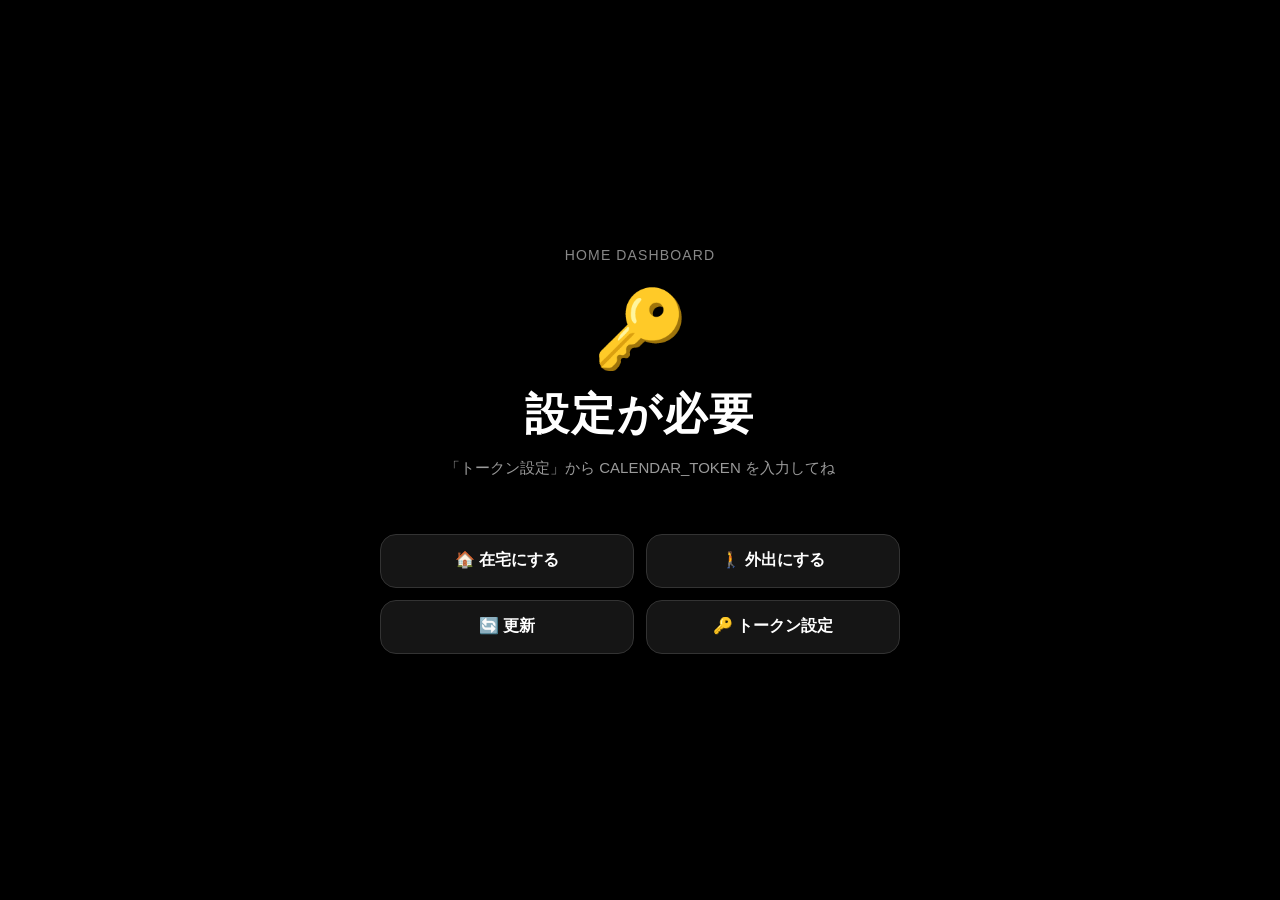
<file: presence_status.html>
<!doctype html>
<html lang="ja">
<head>
<meta charset="utf-8">
<meta name="viewport" content="width=device-width,initial-scale=1,viewport-fit=cover">
<meta name="theme-color" content="#000000">
<title>在宅ステータス</title>
<style>
  *{box-sizing:border-box}
  html,body{margin:0;min-height:100%;background:#000;color:#fff;font-family:-apple-system,BlinkMacSystemFont,"Helvetica Neue",Arial,sans-serif}
  body{
    min-height:100vh;
    display:flex;
    align-items:center;
    justify-content:center;
    padding:24px;
  }
  .wrap{
    width:min(520px,100%);
    text-align:center;
  }
  .eyebrow{
    font-size:14px;
    color:#888;
    letter-spacing:.08em;
    margin-bottom:28px;
  }
  .icon{
    font-size:76px;
    line-height:1;
    margin-bottom:18px;
  }
  .state{
    font-size:44px;
    font-weight:800;
    letter-spacing:.04em;
    margin-bottom:12px;
  }
  .sub{
    color:#9a9a9a;
    font-size:15px;
    line-height:1.6;
    min-height:48px;
  }
  .buttons{
    display:grid;
    grid-template-columns:1fr 1fr;
    gap:12px;
    margin-top:30px;
  }
  button{
    appearance:none;
    border:1px solid #333;
    background:#151515;
    color:#fff;
    border-radius:16px;
    min-height:54px;
    font-size:16px;
    font-weight:700;
  }
  button:active{transform:scale(.98)}
  .full{grid-column:1/-1}
</style>
</head>
<body>
<main class="wrap">
  <div class="eyebrow">HOME DASHBOARD</div>
  <div id="icon" class="icon">…</div>
  <div id="state" class="state">確認中</div>
  <div id="sub" class="sub">Cloudflareから現在の状態を取得しています</div>

  <div class="buttons">
    <button id="setHome">🏠 在宅にする</button>
    <button id="setAway">🚶 外出にする</button>
    <button id="refresh">🔄 更新</button>
    <button id="settings">🔑 トークン設定</button>
  </div>

</main>

<script>
const PRESENCE_ENDPOINT =
  "https://home-dashboard-calendar.s6kyll15g.workers.dev/presence";

const $ = id => document.getElementById(id);

function getToken(){
  try{
    return localStorage.getItem("calendarToken") || "";
  }catch(_){
    return "";
  }
}

function saveToken(token){
  try{
    localStorage.setItem("calendarToken", token);
  }catch(_){}
}

function formatTime(d = new Date()){
  return new Intl.DateTimeFormat("ja-JP",{
    hour:"2-digit",
    minute:"2-digit",
    second:"2-digit",
    hour12:false
  }).format(d);
}

function formatUpdatedAt(iso){
  if(!iso) return "未記録";
  const d = new Date(iso);
  return new Intl.DateTimeFormat("ja-JP",{
    month:"numeric",
    day:"numeric",
    hour:"2-digit",
    minute:"2-digit",
    hour12:false,
    timeZone:"Asia/Tokyo"
  }).format(d);
}

function setView(type, detail="", updatedAt=null){
  if(type === "home"){
    $("icon").textContent = "🏠";
    $("state").textContent = "在宅";
    $("sub").innerHTML =
      `最終切替：${formatUpdatedAt(updatedAt)}<br>` +
      `<span style="font-size:13px;color:#666">最終確認：${formatTime()}</span>`;
  }else if(type === "away"){
    $("icon").textContent = "🚶";
    $("state").textContent = "外出";
    $("sub").innerHTML =
      `最終切替：${formatUpdatedAt(updatedAt)}<br>` +
      `<span style="font-size:13px;color:#666">最終確認：${formatTime()}</span>`;
  }else if(type === "token"){
    $("icon").textContent = "🔑";
    $("state").textContent = "設定が必要";
    $("sub").textContent = "「トークン設定」から CALENDAR_TOKEN を入力してね";
  }else{
    $("icon").textContent = "⚠️";
    $("state").textContent = "確認できません";
    $("sub").textContent = detail || "通信状態を確認して、もう一度「更新」を押してね";
  }
}


async function setPresence(home){
  const token = getToken();

  if(!token){
    setView("token");
    return;
  }

  $("icon").textContent = "…";
  $("state").textContent = home ? "在宅へ変更中" : "外出へ変更中";
  $("sub").textContent = "Cloudflareへ状態を送信しています";

  try{
    const controller = new AbortController();
    const timer = setTimeout(()=>controller.abort(),8000);

    const res = await fetch(PRESENCE_ENDPOINT,{
      method:"POST",
      cache:"no-store",
      headers:{
        Authorization:`Bearer ${token}`,
        "Content-Type":"application/json"
      },
      body:JSON.stringify({home}),
      signal:controller.signal
    });

    clearTimeout(timer);

    if(res.status === 401){
      setView("error","トークンが違う可能性があります。「トークン設定」を開いて確認してね");
      return;
    }

    if(!res.ok) throw new Error(`HTTP ${res.status}`);

    const data = await res.json();

    if(data.ok !== true){
      throw new Error("presence update failed");
    }

    setView(data.home === true ? "home" : "away", "", data.updatedAt || null);

  }catch(e){
    setView("error","状態を変更できませんでした。通信状態を確認して再度試してね");
  }
}

async function loadPresence(){
  const token = getToken();

  if(!token){
    setView("token");
    return;
  }

  $("icon").textContent = "…";
  $("state").textContent = "確認中";
  $("sub").textContent = "Cloudflareから現在の状態を取得しています";

  try{
    const controller = new AbortController();
    const timer = setTimeout(()=>controller.abort(),8000);

    const res = await fetch(PRESENCE_ENDPOINT,{
      method:"GET",
      cache:"no-store",
      headers:{
        Authorization:`Bearer ${token}`
      },
      signal:controller.signal
    });

    clearTimeout(timer);

    if(res.status === 401){
      setView("error","トークンが違う可能性があります。「トークン設定」を開いて確認してね");
      return;
    }

    if(!res.ok) throw new Error(`HTTP ${res.status}`);

    const data = await res.json();
    setView(data.home === true ? "home" : "away", "", data.updatedAt || null);

  }catch(e){
    setView("error","Cloudflareへ接続できませんでした。通信状態を確認して再更新してね");
  }
}

$("setHome").addEventListener("click",()=>setPresence(true));
$("setAway").addEventListener("click",()=>setPresence(false));
$("refresh").addEventListener("click",loadPresence);

$("settings").addEventListener("click",()=>{
  const current = getToken();
  const token = prompt("CALENDAR_TOKEN を入力", current);
  if(token === null) return;

  const trimmed = token.trim();
  if(!trimmed) return;

  saveToken(trimmed);
  loadPresence();
});

loadPresence();
</script>
</body>
</html>
</file>
